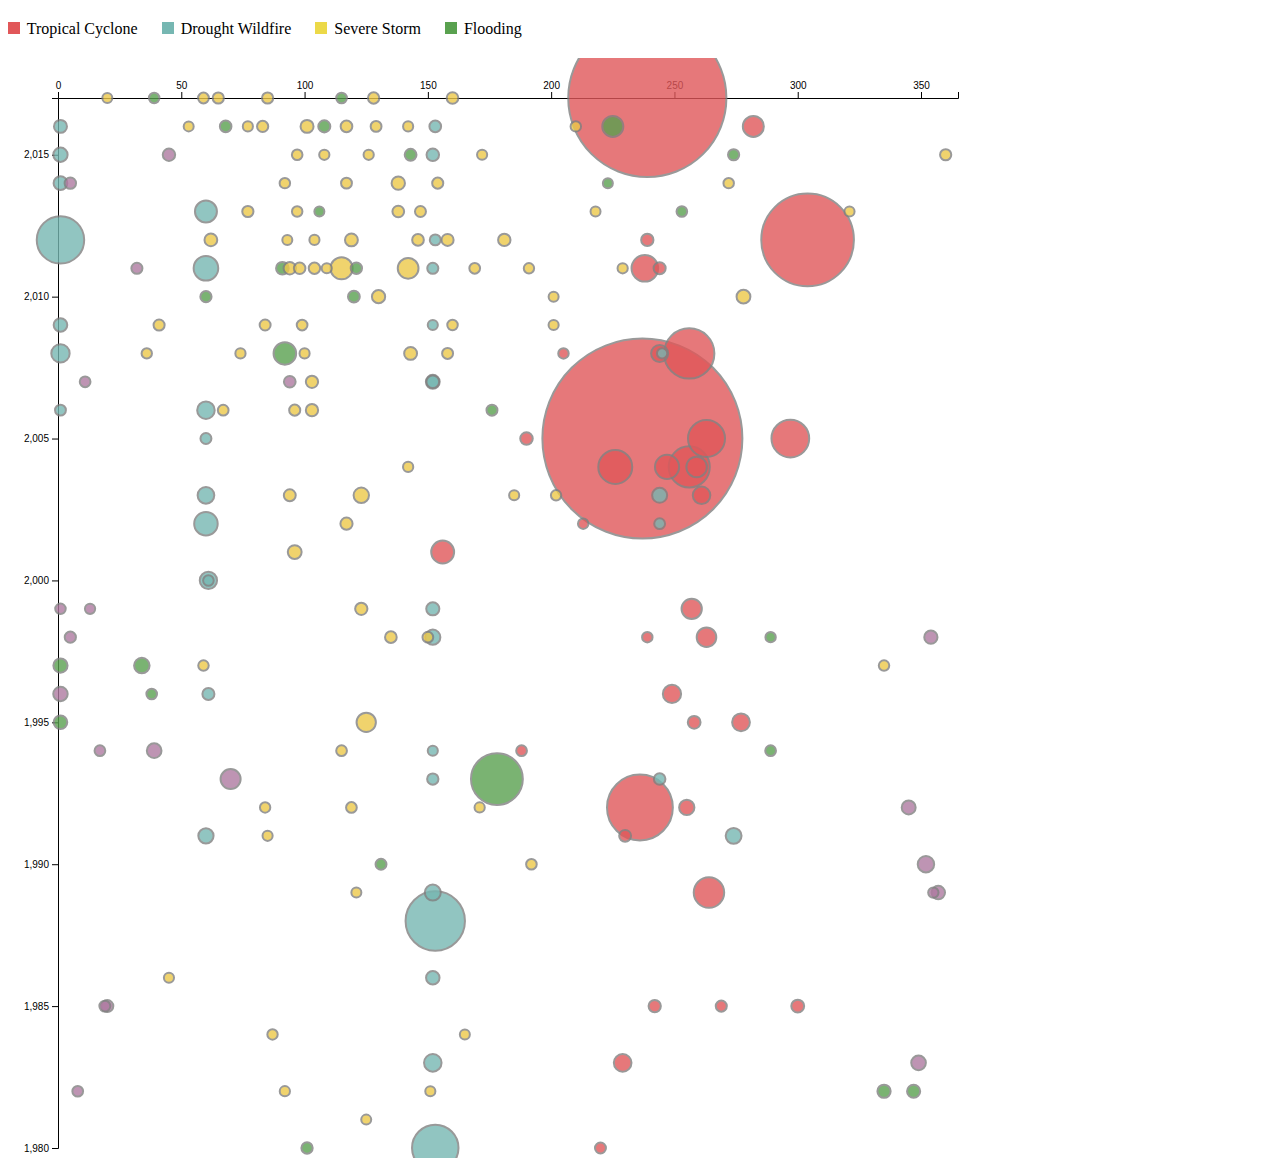
<file: inClass-W4W/Activity8/index.html>
<!DOCTYPE html>
<html>
<head>
    <title>D3 Project Starter Template</title>
    <meta charset="UTF-8">
    <link rel="icon" href="data:;base64,iVBORwOKGO=" />
    <link rel="stylesheet" href="css/style.css">
</head>
<body>    
    <!-- Add HTML content, SVG drawing area, ... -->

    <ul class="legend">
        <li class="legend-btn" category="tropical-cyclone"><span class="legend-symbol"></span> Tropical Cyclone</li>
        <li class="legend-btn" category="drought-wildfire"><span class="legend-symbol"></span> Drought Wildfire</li>
        <li class="legend-btn" category="severe-storm"><span class="legend-symbol"></span> Severe Storm</li>
        <li class="legend-btn" category="flooding"><span class="legend-symbol"></span> Flooding</li>
    </ul>

    <svg id="timeline"></svg>

    <div id="tooltip"></div>


 
    <!-- D3 bundle -->
    <script src="js/d3.v6.min.js"></script>

    <!-- Our JS code - INCLUDING the new files-->
    <script src="js/main.js"></script>
    <script src="js/timelineCircles.js"></script> 


</body>
</html>
</file>
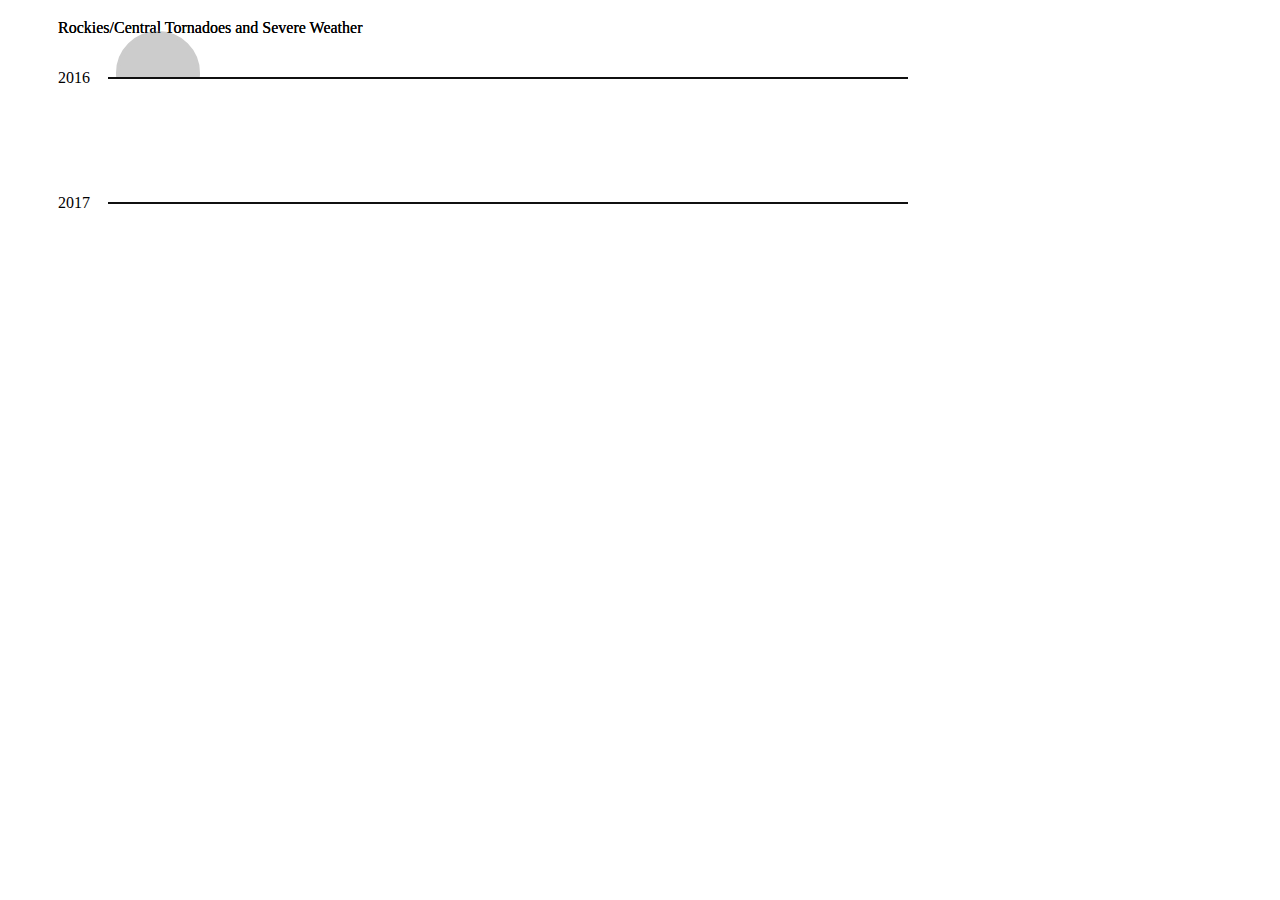
<file: inClass-W2W/visualization1.html>
<!DOCTYPE html>
<html>
  <head>
    <meta charset="UTF-8"/>
    <title>Data Viz in class</title>
  </head>
  <body>
    <svg width="1000" height="600">

        <text x ="50" y ="75" fill="black">2016</text>
        <text x ="50" y ="200" fill="black">2017</text>
        <text x ="50" y ="25" fill="black">Rockies/Central Tornadoes and Severe Weather</text>


        <line x1="100" y1="70" x2="900" y2="70" style="stroke:rgb(16, 16, 16);stroke-width:2" />
        <line x1="100" y1="195" x2="900" y2="195" style="stroke:rgb(16, 16, 16);stroke-width:2" />
        <svg width="1000" height="69">
            <circle cx="150" cy="65" r="40" stroke="#ccc" stroke-width="4" fill="#ccc" />
    </svg>
        <text x ="50" y ="25" fill="black">Rockies/Central Tornadoes and Severe Weather</text>

    </svg>
    
  </body>
</html>
</file>
<file: inClass-W4W/Activity8/css/style.css>
/* Tooltip */
#tooltip {
  position: absolute;
  display: none;
  background: #fff;
  box-shadow: 3px 3px 3px 0px rgb(92 92 92 / 0.5);
  border: 1px solid #ddd;
  font-size: 12px;
  font-weight: 500;
  padding: 8px;
  min-width: 160px;
  color: #333;
}
.tooltip-title {
  color: #000;
  font-size: 14px;
  font-weight: 600;
}
#tooltip ul {
  margin: 5px 0 0 0;
  padding-left: 20px;
}

/* Legend */
.legend {
  margin: 20px 0;
  list-style: none;
  padding: 0;
}
.legend-btn {
  display: inline-block;
  margin: 0 20px 0 0;
  cursor: pointer;
  transition: all ease-in-out 200ms;
}
.legend-btn:hover.legend-btn.inactive:hover  {
  /*opacity: 1.0;*/
}
.legend-btn.inactive {
  opacity: 0.3;
}
.legend-symbol {
  width: 12px;
  height: 12px;
  margin-right: 3px;
  display: inline-block;
}
.legend-btn[category="tropical-cyclone"] .legend-symbol {
  background: #E15759;
}
.legend-btn[category="drought-wildfire"] .legend-symbol {
  background: #76B7B2;
}
.legend-btn[category="severe-storm"] .legend-symbol {
  background: #ECD948;
}
.legend-btn[category="flooding"] .legend-symbol {
  background: #59A14F;
}
</file>
